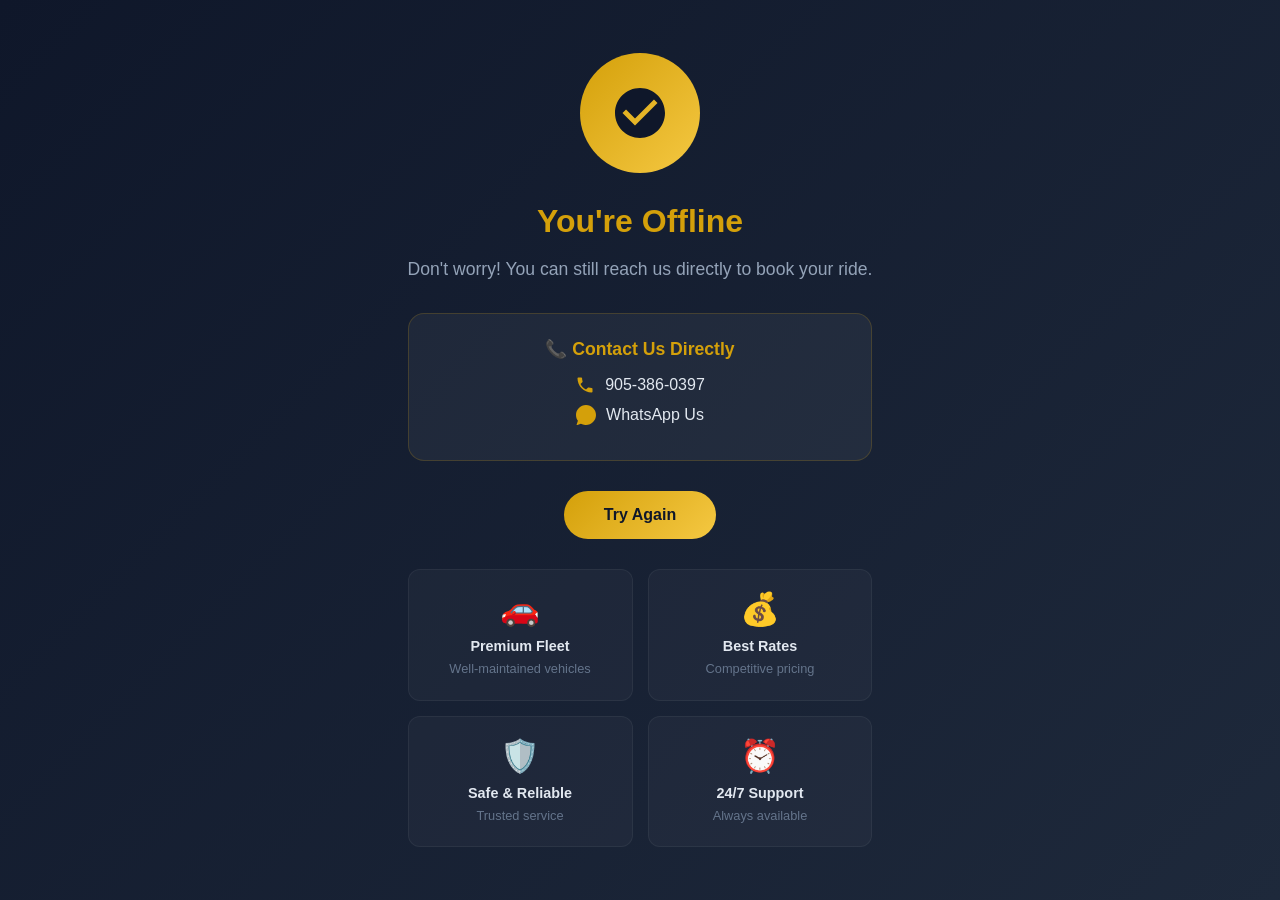
<file: public/offline.html>
<!DOCTYPE html>
<html lang="en">
<head>
  <meta charset="UTF-8">
  <meta name="viewport" content="width=device-width, initial-scale=1.0">
  <title>Offline - Sharma Car Rent</title>
  <style>
    * {
      margin: 0;
      padding: 0;
      box-sizing: border-box;
    }
    
    body {
      font-family: -apple-system, BlinkMacSystemFont, 'Segoe UI', Roboto, Oxygen, Ubuntu, sans-serif;
      background: linear-gradient(135deg, #0f172a 0%, #1e293b 100%);
      min-height: 100vh;
      display: flex;
      align-items: center;
      justify-content: center;
      color: #f8fafc;
      padding: 20px;
    }
    
    .container {
      text-align: center;
      max-width: 500px;
    }
    
    .icon {
      width: 120px;
      height: 120px;
      margin: 0 auto 30px;
      background: linear-gradient(135deg, #d4a00a 0%, #f5c842 100%);
      border-radius: 50%;
      display: flex;
      align-items: center;
      justify-content: center;
      animation: pulse 2s infinite;
    }
    
    @keyframes pulse {
      0%, 100% { transform: scale(1); opacity: 1; }
      50% { transform: scale(1.05); opacity: 0.8; }
    }
    
    .icon svg {
      width: 60px;
      height: 60px;
      fill: #0f172a;
    }
    
    h1 {
      font-size: 2rem;
      margin-bottom: 15px;
      color: #d4a00a;
    }
    
    p {
      font-size: 1.1rem;
      color: #94a3b8;
      margin-bottom: 30px;
      line-height: 1.6;
    }
    
    .contact-info {
      background: rgba(255, 255, 255, 0.05);
      border-radius: 16px;
      padding: 25px;
      margin-bottom: 30px;
      border: 1px solid rgba(212, 160, 10, 0.2);
    }
    
    .contact-info h3 {
      color: #d4a00a;
      margin-bottom: 15px;
      font-size: 1.1rem;
    }
    
    .contact-item {
      display: flex;
      align-items: center;
      justify-content: center;
      gap: 10px;
      margin: 10px 0;
      color: #e2e8f0;
    }
    
    .contact-item svg {
      width: 20px;
      height: 20px;
      fill: #d4a00a;
    }
    
    .contact-item a {
      color: #e2e8f0;
      text-decoration: none;
    }
    
    .retry-btn {
      background: linear-gradient(135deg, #d4a00a 0%, #f5c842 100%);
      color: #0f172a;
      border: none;
      padding: 15px 40px;
      font-size: 1rem;
      font-weight: 600;
      border-radius: 50px;
      cursor: pointer;
      transition: transform 0.2s, box-shadow 0.2s;
    }
    
    .retry-btn:hover {
      transform: translateY(-2px);
      box-shadow: 0 10px 30px rgba(212, 160, 10, 0.3);
    }
    
    .features {
      display: grid;
      grid-template-columns: repeat(2, 1fr);
      gap: 15px;
      margin-top: 30px;
    }
    
    .feature {
      background: rgba(255, 255, 255, 0.03);
      padding: 20px;
      border-radius: 12px;
      border: 1px solid rgba(255, 255, 255, 0.05);
    }
    
    .feature-icon {
      font-size: 2rem;
      margin-bottom: 10px;
    }
    
    .feature h4 {
      color: #e2e8f0;
      font-size: 0.9rem;
      margin-bottom: 5px;
    }
    
    .feature p {
      color: #64748b;
      font-size: 0.8rem;
      margin: 0;
    }
  </style>
</head>
<body>
  <div class="container">
    <div class="icon">
      <svg viewBox="0 0 24 24">
        <path d="M12 2C6.48 2 2 6.48 2 12s4.48 10 10 10 10-4.48 10-10S17.52 2 12 2zm-2 15l-5-5 1.41-1.41L10 14.17l7.59-7.59L19 8l-9 9z"/>
      </svg>
    </div>
    
    <h1>You're Offline</h1>
    <p>Don't worry! You can still reach us directly to book your ride.</p>
    
    <div class="contact-info">
      <h3>📞 Contact Us Directly</h3>
      <div class="contact-item">
        <svg viewBox="0 0 24 24"><path d="M6.62 10.79c1.44 2.83 3.76 5.14 6.59 6.59l2.2-2.2c.27-.27.67-.36 1.02-.24 1.12.37 2.33.57 3.57.57.55 0 1 .45 1 1V20c0 .55-.45 1-1 1-9.39 0-17-7.61-17-17 0-.55.45-1 1-1h3.5c.55 0 1 .45 1 1 0 1.25.2 2.45.57 3.57.11.35.03.74-.25 1.02l-2.2 2.2z"/></svg>
        <a href="tel:9053860397">905-386-0397</a>
      </div>
      <div class="contact-item">
        <svg viewBox="0 0 24 24"><path d="M17.472 14.382c-.297-.149-1.758-.867-2.03-.967-.273-.099-.471-.148-.67.15-.197.297-.767.966-.94 1.164-.173.199-.347.223-.644.075-.297-.15-1.255-.463-2.39-1.475-.883-.788-1.48-1.761-1.653-2.059-.173-.297-.018-.458.13-.606.134-.133.298-.347.446-.52.149-.174.198-.298.298-.497.099-.198.05-.371-.025-.52-.075-.149-.669-1.612-.916-2.207-.242-.579-.487-.5-.669-.51-.173-.008-.371-.01-.57-.01-.198 0-.52.074-.792.372-.272.297-1.04 1.016-1.04 2.479 0 1.462 1.065 2.875 1.213 3.074.149.198 2.096 3.2 5.077 4.487.709.306 1.262.489 1.694.625.712.227 1.36.195 1.871.118.571-.085 1.758-.719 2.006-1.413.248-.694.248-1.289.173-1.413-.074-.124-.272-.198-.57-.347z"/><path d="M12 0C5.373 0 0 5.373 0 12c0 2.625.846 5.059 2.284 7.034L.789 23.492a.5.5 0 00.612.612l4.458-1.495A11.952 11.952 0 0012 24c6.627 0 12-5.373 12-12S18.627 0 12 0z"/></svg>
        <a href="https://wa.me/919053860397">WhatsApp Us</a>
      </div>
    </div>
    
    <button class="retry-btn" onclick="window.location.reload()">
      Try Again
    </button>
    
    <div class="features">
      <div class="feature">
        <div class="feature-icon">🚗</div>
        <h4>Premium Fleet</h4>
        <p>Well-maintained vehicles</p>
      </div>
      <div class="feature">
        <div class="feature-icon">💰</div>
        <h4>Best Rates</h4>
        <p>Competitive pricing</p>
      </div>
      <div class="feature">
        <div class="feature-icon">🛡️</div>
        <h4>Safe & Reliable</h4>
        <p>Trusted service</p>
      </div>
      <div class="feature">
        <div class="feature-icon">⏰</div>
        <h4>24/7 Support</h4>
        <p>Always available</p>
      </div>
    </div>
  </div>
</body>
</html>
</file>
